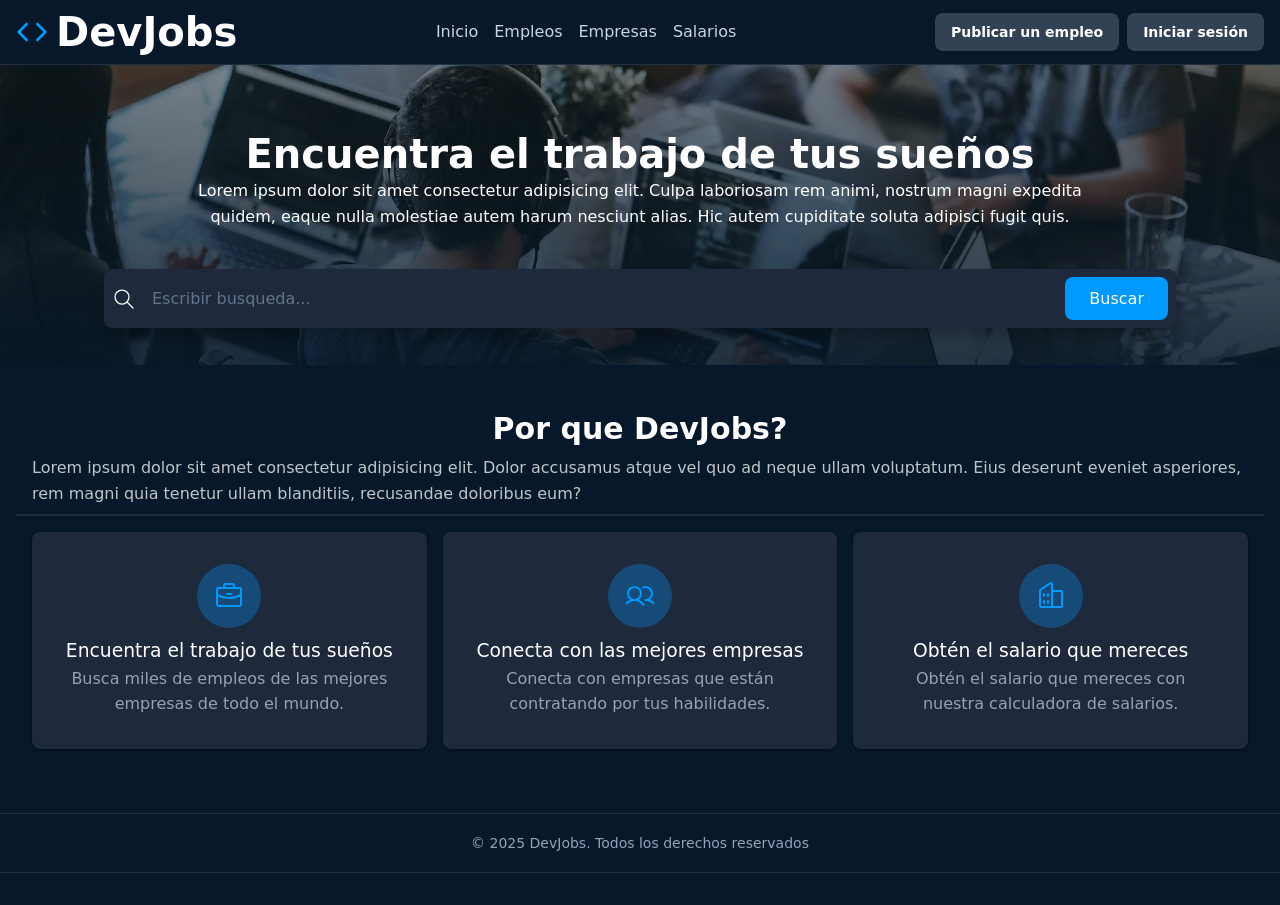
<file: index.html>
<!DOCTYPE html>
<html lang="es">
<head>
    <meta charset="UTF-8">
    <meta name = "description"> 
    <!-- <meta name="viewport" content="width=device-width, initial-scale=1.0"> -->
    <title>Document</title>
    <link rel="stylesheet" href="./styles.css">
</head>
<body>
    <header>
    <h1>
      <svg fill="none" stroke="currentColor" stroke-linecap="round" stroke-linejoin="round" stroke-width="2"
        viewBox="0 0 24 24" xmlns="http://www.w3.org/2000/svg">
        <polyline points="16 18 22 12 16 6"></polyline>
        <polyline points="8 6 2 12 8 18"></polyline>
      </svg>
      DevJobs
    </h1>

    <nav>
      <a href="index.html">Inicio</a>
      <a href="empleos.html">Empleos</a>
      <a href="empresas.html">Empresas</a>
      <a href="salarios.html">Salarios</a>
    </nav>

    
    <div>
      <a href="">Publicar un empleo</a>
      <a href="">Iniciar sesión</a>
    </div>
  </header>

    <main>
        <section>
            <img src="background.webp" alt="fondo" width="200">
            <h1>Encuentra el trabajo de tus sueños</h1>

            <p>Lorem ipsum dolor sit amet consectetur adipisicing elit. Culpa laboriosam rem animi, nostrum magni expedita quidem, eaque nulla molestiae autem harum nesciunt alias. Hic autem cupiditate soluta adipisci fugit quis.
            </p>
            <form role="search">
                <div>
                    <svg xmlns="http://www.w3.org/2000/svg" 
                    width="24" height="24" viewBox="0 0 24 24" 
                    fill="none" 
                    stroke="currentColor" 
                    stroke-width="1.25" 
                    stroke-linecap="round" 
                    stroke-linejoin="round" 
                    class="icon icon-tabler icons-tabler-outline icon-tabler-search">
                    <path stroke="none" d="M0 0h24v24H0z" 
                    fill="none"/>
                    <path d="M10 10m-7 0a7 7 0 1 0 14 0a7 7 0 1 0 -14 0" /><path d="M21 21l-6 -6" />
                    </svg>
                    
                    <input type="text" placeholder="Escribir busqueda...">
                    
                    <button type="submit">Buscar</button>
                </div>
            </form>
        </section>

        <section>
            <header>
                <h2>Por que DevJobs?</h2>
                <p>Lorem ipsum dolor sit amet consectetur adipisicing elit. Dolor accusamus atque vel quo ad neque ullam voluptatum. Eius deserunt eveniet asperiores, rem magni quia tenetur ullam blanditiis, recusandae doloribus eum?
                </p>
            </header>

            <footer>
                <article>
                <svg fill="currentColor" height="32" viewBox="0 0 256 256" width="32" xmlns="http://www.w3.org/2000/svg"
                    aria-hidden="true">
                    <path
                    d="M216,56H176V48a24,24,0,0,0-24-24H104A24,24,0,0,0,80,48v8H40A16,16,0,0,0,24,72V200a16,16,0,0,0,16,16H216a16,16,0,0,0,16-16V72A16,16,0,0,0,216,56ZM96,48a8,8,0,0,1,8-8h48a8,8,0,0,1,8,8v8H96ZM216,72v41.61A184,184,0,0,1,128,136a184.07,184.07,0,0,1-88-22.38V72Zm0,128H40V131.64A200.19,200.19,0,0,0,128,152a200.25,200.25,0,0,0,88-20.37V200ZM104,112a8,8,0,0,1,8-8h32a8,8,0,0,1,0,16H112A8,8,0,0,1,104,112Z">
                    </path>
                </svg>
                <h3>Encuentra el trabajo de tus sueños</h3>
                <p>Busca miles de empleos de las mejores empresas de todo el mundo.</p>
                </article>

                <article>
                <svg fill="currentColor" height="32" viewBox="0 0 256 256" width="32" xmlns="http://www.w3.org/2000/svg"
                    aria-hidden="true">
                    <path
                    d="M117.25,157.92a60,60,0,1,0-66.5,0A95.83,95.83,0,0,0,3.53,195.63a8,8,0,1,0,13.4,8.74,80,80,0,0,1,134.14,0,8,8,0,0,0,13.4-8.74A95.83,95.83,0,0,0,117.25,157.92ZM40,108a44,44,0,1,1,44,44A44.05,44.05,0,0,1,40,108Zm210.14,98.7a8,8,0,0,1-11.07-2.33A79.83,79.83,0,0,0,172,168a8,8,0,0,1,0-16,44,44,0,1,0-16.34-84.87,8,8,0,1,1-5.94-14.85,60,60,0,0,1,55.53,105.64,95.83,95.83,0,0,1,47.22,37.71A8,8,0,0,1,250.14,206.7Z">
                    </path>
                </svg>
                <h3>Conecta con las mejores empresas</h3>
                <p>Conecta con empresas que están contratando por tus habilidades.</p>
                </article>

                <article>
                <svg fill="currentColor" height="32" viewBox="0 0 256 256" width="32" xmlns="http://www.w3.org/2000/svg"
                    aria-hidden="true">
                    <path
                    d="M240,208H224V96a16,16,0,0,0-16-16H144V32a16,16,0,0,0-24.88-13.32L39.12,72A16,16,0,0,0,32,85.34V208H16a8,8,0,0,0,0,16H240a8,8,0,0,0,0-16ZM208,96V208H144V96ZM48,85.34,128,32V208H48ZM112,112v16a8,8,0,0,1-16,0V112a8,8,0,1,1,16,0Zm-32,0v16a8,8,0,0,1-16,0V112a8,8,0,1,1,16,0Zm0,56v16a8,8,0,0,1-16,0V168a8,8,0,0,1,16,0Zm32,0v16a8,8,0,0,1-16,0V168a8,8,0,0,1,16,0Z">
                    </path>
                </svg>
                <h3>Obtén el salario que mereces</h3>
                <p>Obtén el salario que mereces con nuestra calculadora de salarios.</p>
                </article>
            </footer>

        </section>

    </main>

    <footer>
        <small>&copy; 2025 DevJobs. Todos los derechos reservados</small>
    </footer>


    <footer></footer>
</body>
</html>
</file>
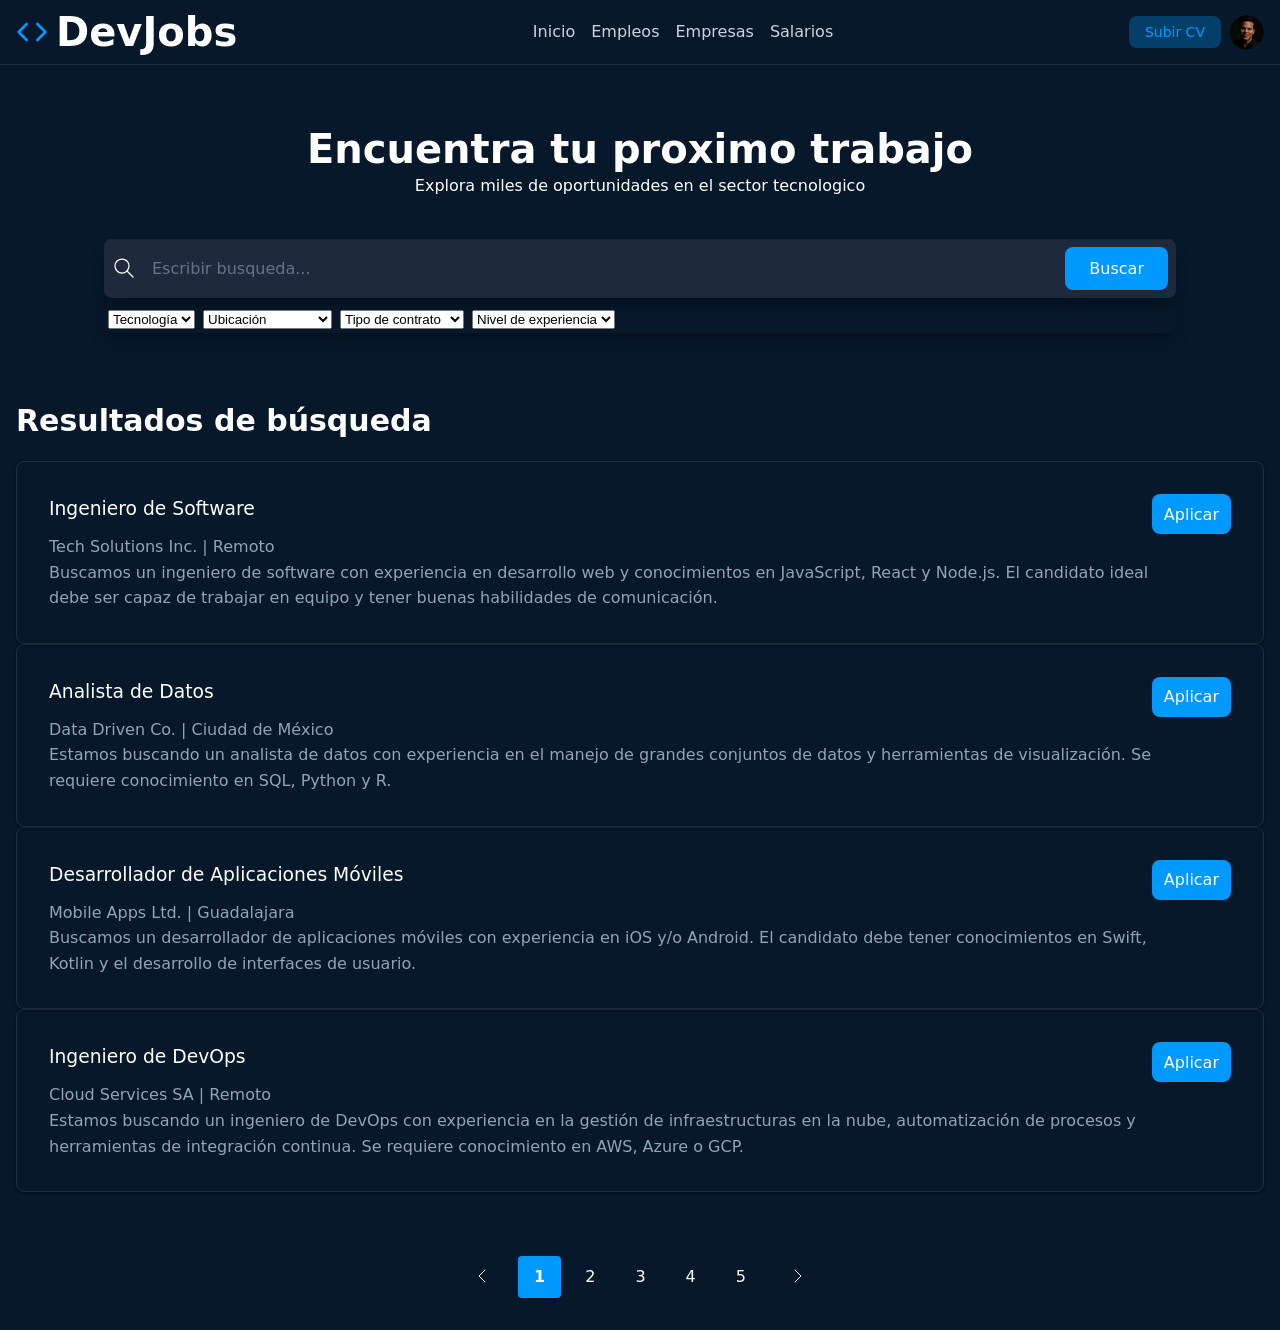
<file: empleos.html>
<!DOCTYPE html>
<html lang="es">


  <head>
    <meta charset="UTF-8">
    <meta name="description">
    <!-- <meta name="viewport" content="width=device-width, initial-scale=1.0"> -->
    <title>Document</title>
    <link rel="stylesheet" href="./styles.css">
  </head>
  <body>
    <!-- Header -->
    <header>
        <h1>
          <svg fill="none" stroke="currentColor" stroke-linecap="round" stroke-linejoin="round" stroke-width="2"
            viewBox="0 0 24 24" xmlns="http://www.w3.org/2000/svg">
            <polyline points="16 18 22 12 16 6"></polyline>
            <polyline points="8 6 2 12 8 18"></polyline>
          </svg>
          DevJobs
        </h1>
        <nav>
          <a href="index.html">Inicio</a>
          <a href="empleos.html">Empleos</a>
          <a href="empresas.html">Empresas</a>
          <a href="salarios.html">Salarios</a>
        </nav>
      <div>
        <button type="button">Subir CV</button>
        <button type="button" class="btn-avatar"> 
          <img src="Profile_pic.png" alt=""> 
        </button>
      </div>
    </header>

    <!-- Main -->
    <main>
      <!-- Hero -->
      <section>
      <h1>Encuentra tu proximo trabajo</h1>
      <p>Explora miles de oportunidades en el sector tecnologico</p>

      <!-- Buscador -->
      <form role="search">
        <div class="search-row">
        <svg xmlns="http://www.w3.org/2000/svg" width="24" height="24" viewBox="0 0 24 24" fill="none"
          stroke="currentColor" stroke-width="1.25" stroke-linecap="round" stroke-linejoin="round"
          class="icon icon-tabler icons-tabler-outline icon-tabler-search">
          <path stroke="none" d="M0 0h24v24H0z" fill="none" />
          <path d="M10 10m-7 0a7 7 0 1 0 14 0a7 7 0 1 0 -14 0" />
          <path d="M21 21l-6 -6" />
        </svg>

        <input type="text" placeholder="Escribir busqueda...">

        <button type="submit">Buscar</button>
        </div>

        <div class="filters">
          <select name="technology" id="technology" aria-label="Filtrar por tecnología">
            <option value="" disabled selected>Tecnología</option>
            <option value="javascript">JavaScript</option>
            <option value="python">Python</option>
            <option value="java">Java</option>
          </select>

          <select name="location" id="location" aria-label="Filtrar por ubicación">
            <option value="" disabled selected>Ubicación</option>
            <option value="remoto">Remoto</option>
            <option value="cdmx">Ciudad de México</option>
            <option value="guadalajara">Guadalajara</option>
          </select>

          <select name="contract" id="contract" aria-label="Filtrar por tipo de contrato">
            <option value="" disabled selected>Tipo de contrato</option>
            <option value="tiempo_completo">Tiempo completo</option>
            <option value="medio_tiempo">Medio tiempo</option>
            <option value="contrato">Por contrato</option>
          </select>

          <select name="experience" id="experience" aria-label="Filtrar por nivel de experiencia">
            <option value="" disabled selected>Nivel de experiencia</option>
            <option value="junior">Junior</option>
            <option value="semi_senior">Semi-senior</option>
            <option value="senior">Senior</option>
          </select>
        </div>
      </form>
      </section>

      <!-- Resultados -->
      <section class="results">
        <h2>Resultados de búsqueda</h2>

        <!-- Tarjeta 1 -->
        <article>
          <h3>Ingeniero de Software</h3>
          <p>Tech Solutions Inc. | Remoto</p>
          <p>
            Buscamos un ingeniero de software con experiencia en desarrollo web y
            conocimientos en JavaScript, React y Node.js. El candidato ideal debe
            ser capaz de trabajar en equipo y tener buenas habilidades de
            comunicación.
          </p>
          <button type="button">Aplicar</button>            
        </article>

        <!-- Tarjeta 2 -->
        <article>         
          <h3>Analista de Datos</h3>
          <p>Data Driven Co. | Ciudad de México</p>
          
          <p>
          Estamos buscando un analista de datos con experiencia en el manejo de
          grandes conjuntos de datos y herramientas de visualización. Se requiere
          conocimiento en SQL, Python y R.
          </p>         
          <button type="button">Aplicar</button>          
        </article>

        <!-- Tarjeta 3 -->
        <article>
        <h3>Desarrollador de Aplicaciones Móviles</h3>
        <p>Mobile Apps Ltd. | Guadalajara</p>
        
        <p>
          Buscamos un desarrollador de aplicaciones móviles con experiencia en
          iOS y/o Android. El candidato debe tener conocimientos en Swift, Kotlin
          y el desarrollo de interfaces de usuario.
        </p>
        <button type="button">Aplicar</button>
        </article>

        <!-- Tarjeta 4 -->
        <article>
          <h3>Ingeniero de DevOps</h3>
          <p>Cloud Services SA | Remoto</p>
        
          <p>
            Estamos buscando un ingeniero de DevOps con experiencia en la gestión
            de infraestructuras en la nube, automatización de procesos y
            herramientas de integración continua. Se requiere conocimiento en AWS,
            Azure o GCP.
          </p>        
          <button type="button">Aplicar</button>
        </article>
      </section>

      <!-- Paginación -->
      <nav class="pagination" role="navigation" aria-label="Paginación de resultados">
        <ul>
          <li><a href="#" aria-label="Página anterior" aria-disabled="true" data-action="prev" tabindex="-1">
            <svg xmlns="http://www.w3.org/2000/svg" width="24" height="24" viewBox="0 0 24 24" fill="none" stroke="currentColor" stroke-width="1" stroke-linecap="round" stroke-linejoin="round" class="icon icon-tabler icons-tabler-outline icon-tabler-chevron-left"><path stroke="none" d="M0 0h24v24H0z" fill="none"/><path d="M15 6l-6 6l6 6" /></svg>
          </a></li>
          <li><a href="?page=1" aria-current="page" data-page="1">1</a></li>
          <li><a href="?page=2" data-page="2">2</a></li>
          <li><a href="?page=3" data-page="3">3</a></li>
          <li><a href="?page=4" data-page="4">4</a></li>
          <li><a href="?page=5" data-page="5">5</a></li>
          <li><a href="?page=2" aria-label="Página siguiente" data-action="next">
            <svg xmlns="http://www.w3.org/2000/svg" width="24" height="24" viewBox="0 0 24 24" fill="none" stroke="currentColor" stroke-width="1" stroke-linecap="round" stroke-linejoin="round" class="icon icon-tabler icons-tabler-outline icon-tabler-chevron-right"><path stroke="none" d="M0 0h24v24H0z" fill="none"/><path d="M9 6l6 6l-6 6" /></svg>
          </a></li>
        </ul>
      </nav>
    </main>
  </body>
</html>
</file>
<file: styles.css>
* {
  margin: 0;
  padding: 0;
  box-sizing: border-box;
}






:root {
  --primary: #3b4550;
  --primary-dark: #0a3d66;
  --primary-hover: #0d5ba8;
  --primary-light: #09f;
  --background: #06182a;
  --text-primary: #ffffff;
  --text-secondary: #cbd5e1;
  --text-muted: #94a3b8;
  --border: rgba(255, 255, 255, 0.1);
  --card-bg: #1e293b;
  --shadow: rgba(0, 0, 0, 0.3);
  --input-bg: #1e293b;
  --hsla-example: hsla(210, 100%, 56%, 1);
}










@font-face {
  font-family: 'Inter Variable';
  font-style: normal;
  font-display: swap;
  font-weight: 100 900;
  src: url(https://cdn.jsdelivr.net/fontsource/fonts/inter:vf@latest/latin-wght-normal.woff2) format('woff2-variations');
  unicode-range: U+0000-00FF,U+0131,U+0152-0153,U+02BB-02BC,U+02C6,U+02DA,U+02DC,U+0304,U+0308,U+0329,U+2000-206F,U+20AC,U+2122,U+2191,U+2193,U+2212,U+2215,U+FEFF,U+FFFD;
}










body {
  font-family: system-ui;
  background-color: var(--background);
  color: var(--text-primary);
  min-height: 100vh;
  display: flex;
  flex-direction: column;
  line-height: 1.6;
}













/* Títulos principales */
h1 {
  font-size: 2.5rem;
  line-height: 1.2;
  text-wrap: balance;
  display: flex;
  align-items: center;
  gap: 0.5rem;

  svg {
    width: 2rem;
    height: 2rem;
    color: var(--primary-light);
  }
}

h1 + p {
  text-wrap: balance;
  margin-bottom: 2rem
}

/* Header */
header {
  border-bottom: 1px solid var(--border);
  background: var(--background);
  padding: .5rem 1rem;
  display: flex;
  align-items: center;
  justify-content: space-between;
  gap: 2rem;

  h2 {
    font-size: 1.25rem;
    font-weight: 700;
    color: var(--text-primary);
  }
}





/* Navegación del header a otras páginas */
nav {
  align-items: center;
  gap: 1rem;
  display: flex;

  a {
    text-decoration: none;
    color: var(--text-secondary);
    transition: color 0.2s;
    font-weight: 500;

    &:hover, &:focus {
      color: var(--primary);
      outline: none;
    }
  }


}



/* Botones del Header */

header div {
  display: flex;
  gap: 0.5rem;
  align-items: center;
}
header div a {
  padding: 0.5rem 1rem;
  border-radius: 0.5rem;
  background-color: #334155;
  color: var(--text-primary);
  display: inline-block;
  font-size: 0.875rem;
  font-weight: 700;
  text-decoration: none;
  /* TODO */
}

header div button {
  display: inline-flex;
  width: auto;
  height: auto;
  padding: 0.5rem 1rem;
  border-radius: 0.5rem;
  border: none;
  font-size: 0.875rem;
  margin-left: auto;
  margin-right: auto;
  align-items: center;
  justify-content: center;
  color: var(--primary-light);
  background: rgba(0, 153, 255, .3);

  &.btn-avatar {
    width: 35px;
    height: 35px;
    border-radius: 100%;
    padding: 0;
    overflow: hidden;
    margin: auto;

    img {
      width: 100%;
      height: 100%;
      object-fit: cover;
      display: inline-block;
    }
  }
}
/* Hero */
main > section:nth-child(1) {
  height: 300px;
  text-align: center;
  display: flex;
  flex-direction: column;
  justify-content: center;
  align-items: center;

  h1 {
    padding-top: 36px;
  }

  & > img {
    position: absolute;
    width: 100%;
    height: 100%;
    object-fit: cover;
    z-index: -1;
    left: 0;
    right: 0;
    mask-image: linear-gradient(to bottom, rgba(16, 25, 34, 1) 5%, rgba(16, 25, 34, 0) 80%);
  }
}




/* Formulario de Búsqueda */
form {
  max-width: 70rem;
  width: 100%;
  margin: 0 auto;
  padding-inline: 1rem;
}

form div {
  margin: 0.5rem;
  display: flex;
  align-items: center;
  background-color: var(--input-bg);
  border-radius: 0.5rem;
  box-shadow: 0 10px 15px -3px var(--shadow);
  padding: 0.5rem;
  gap: 0.5rem;

  &.filters {
    padding: 0.25rem;
    background-color: transparent;

    button {
      background-color: var(--input-bg);
      padding: 0.5rem 1rem;
      font-size: 0.875rem;
    }
  }
}

form span {
  padding-left: 0.75rem;
  color: var(--text-muted);
  display: inline-flex;
  align-items: center;
  flex-shrink: 0;
}

form button {
  flex-shrink: 0;
  background-color: none;
}

form input[type="text"] {
  flex: 1;
  background: transparent;
  border: none;
  outline: none;
  color: var(--text-primary);
  padding: 0.75rem 0.5rem;
  font-size: 1rem;
  font-family: inherit;
}

form input[type="text"]::placeholder {
  color: #64748b;
}

button {
  padding: 0.75rem 1.5rem;
  border-radius: 0.5rem;
  background-color: var(--primary-light);
  color: white;
  font-weight: 400;
  border: none;
  cursor: pointer;
  transition: all 0.2s;
  font-family: inherit;
  font-size: 1rem;
  white-space: nowrap;

  &:hover, /* pseudo-clase que significa que el ratón está encima */
  &:focus { /* pseudo-clase que significa que el elemento tiene el foco */
    background-color: var(--primary-hover);
    outline: 1px solid white;
    outline-offset: 2px;
  }

  &:active { 
    transform: scale(0.90)
  }

  &:disabled {
    opacity: .5;
    pointer-events: none;
  }
}





/* Features Section */
main > section:nth-child(2) {
  padding: 2rem 1rem;
  max-width: 1280px;
  margin: 0 auto;
  padding-inline: 1rem;
  background-color: var(--background);
  padding-top: 2rem;

  & > header {
    gap: 2px;
    flex-direction: column;

    h2 {
      margin-bottom: 0;
    }

    p {
      opacity: .75;
    }
  }

  & > div {
    max-width: 1280px;
    margin: 0 auto;
  }
}

main > section:nth-child(2) h2 {
  font-size: 1.875rem;
  font-weight: 700;
  color: var(--text-primary);
  margin-bottom: 1rem;
}

main > section:nth-child(2) > div > div:first-child > p {
  font-size: 1.125rem;
  color: var(--text-muted);
  max-width: 42rem;
  margin: 0 auto;
}

/* Grid de Features */
main > section:nth-child(2) footer {
  display: grid;
  grid-template-columns: repeat(auto-fit, minmax(280px, 1fr));
  gap: 16px
}

/* Footer */
footer {
 
  width: 100%;
  background-color: var(--background);
  border-top: 1px solid var(--border);
  text-align: center;
  padding: 16px;

  small {
    color: var(--text-muted);
    font-size: 0.875rem;
  }
}

article {
  background-color: var(--card-bg);
  padding: 2rem;
  margin-bottom: 16px;
  border-radius: 0.5rem;
  box-shadow: 0px 1px 3px 0px rgba(0, 0, 0, 0.5);

  svg {
    color: var(--primary-light);
    background: rgba(0, 153, 255, .3);
    width: 64px;
    height: 64px;
    border-radius: 100%;
    padding: 16px;
  }

  p {
    color: var(--text-muted);
  }

  h3 {
    font-weight: 500;
  }
}


/* PAGINA DE RESULTADOS AJUSTES */



main > section.results article {
  background-color: transparent;
  border: 1px solid var(--border);
  display: grid;
  grid-template-columns: auto 1fr;
  grid-template-rows: auto auto;
  align-items: start;
  margin: auto;

}

main > section.results article h3,
main > section.results article p {
  grid-column: 1;
  grid-row: auto;
  gap: 0.5rem;
  margin-top: 0;
  width: auto;
}

main > section:nth-child(2) article button {
  grid-column: 2;
  grid-row: 1;
  align-self: start;
  justify-self: end;
  width: auto;
  height: 40px;
  border-color: white;
  display: inline-flex;
  align-items: center;
  padding: 0 0.75rem;
}

/* pagination */
.pagination {
  display: flex;
  justify-content: center;
  align-items: center;
  gap: 0.5rem;
  margin-block: 2rem;

  ul {
    display: flex;
    gap: 0.5rem;
    list-style-type: none;
    padding: 0;
    margin: 0;
  }

  a {
    display: flex;
    align-items: center;
    justify-content: center;
    padding: 0.5rem 1rem;
    border-radius: 0.25rem;
    background-color: var(--background);
    color: var(--text-primary);
    font-weight: normal;
    cursor: pointer;

    &:hover, &:focus {
      background-color: var(--primary-light);
      color: white;
      outline-offset: -1px;
      outline-color: white;
      outline-style: solid;
      outline-width: thin;
    }

    &[aria-current="page"] {
      background-color: var(--primary-light);
      color: white;
      font-weight:bold
    }
  }
}
</file>
